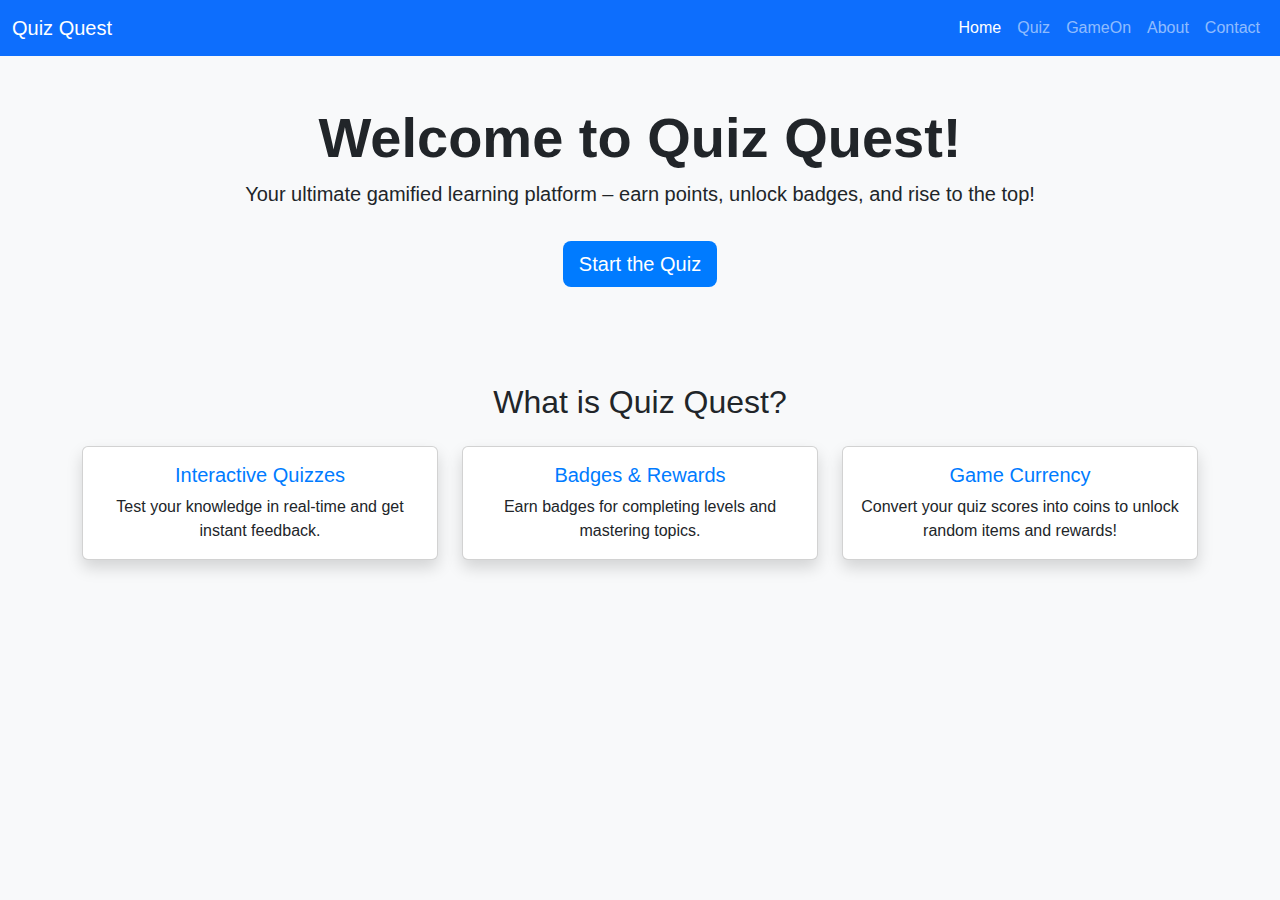
<file: index.html>
<!DOCTYPE html>
<html lang="en">
<head>
  <meta charset="UTF-8" />
  <meta name="viewport" content="width=device-width, initial-scale=1.0" />
  <title>Quiz Quest – Home</title>
  <link rel="stylesheet" href="https://cdn.jsdelivr.net/npm/bootstrap@5.3.0/dist/css/bootstrap.min.css" />
  <link rel="stylesheet" href="/css/style.css" />
</head>
<body>
  <nav class="navbar navbar-expand-lg navbar-dark bg-primary">
    <div class="container-fluid">
      <a class="navbar-brand" href="index.html">Quiz Quest</a>
      <button class="navbar-toggler" type="button" data-bs-toggle="collapse" data-bs-target="#navbarNav">
        <span class="navbar-toggler-icon"></span>
      </button>
      <div class="collapse navbar-collapse" id="navbarNav">
        <ul class="navbar-nav ms-auto">
          <li class="nav-item"><a class="nav-link active" href="index.html">Home</a></li>
          <li class="nav-item"><a class="nav-link" href="quiz.html">Quiz</a></li>
          <li class="nav-item"><a class="nav-link" href="gameon.html">GameOn</a></li>
          <li class="nav-item"><a class="nav-link" href="about.html">About</a></li>
          <li class="nav-item"><a class="nav-link" href="contact.html">Contact</a></li>
        </ul>
      </div>
    </div>
  </nav>

  <header class="bg-light text-center py-5">
    <div class="container">
      <h1 class="display-4 fw-bold">Welcome to Quiz Quest!</h1>
      <p class="lead">Your ultimate gamified learning platform – earn points, unlock badges, and rise to the top!</p>
      <a href="quiz.html" class="btn btn-primary btn-lg mt-3">Start the Quiz</a>
    </div>
  </header>

  <section class="container py-5">
    <h2 class="mb-4 text-center">What is Quiz Quest?</h2>
    <div class="row text-center">
      <div class="col-md-4 mb-4">
        <div class="card h-100 shadow">
          <div class="card-body">
            <h5 class="card-title">Interactive Quizzes</h5>
            <p class="card-text">Test your knowledge in real-time and get instant feedback.</p>
          </div>
        </div>
      </div>
      <div class="col-md-4 mb-4">
        <div class="card h-100 shadow">
          <div class="card-body">
            <h5 class="card-title">Badges & Rewards</h5>
            <p class="card-text">Earn badges for completing levels and mastering topics.</p>
          </div>
        </div>
      </div>
      <div class="col-md-4 mb-4">
        <div class="card h-100 shadow">
          <div class="card-body">
            <h5 class="card-title">Game Currency</h5>
            <p class="card-text">Convert your quiz scores into coins to unlock random items and rewards!</p>
          </div>
        </div>
      </div>
    </div>
  </section>

  <script src="https://code.jquery.com/jquery-3.6.0.min.js"></script>
  <script src="https://cdn.jsdelivr.net/npm/bootstrap@5.3.0/dist/js/bootstrap.bundle.min.js"></script>
</body>
</html>
</file>
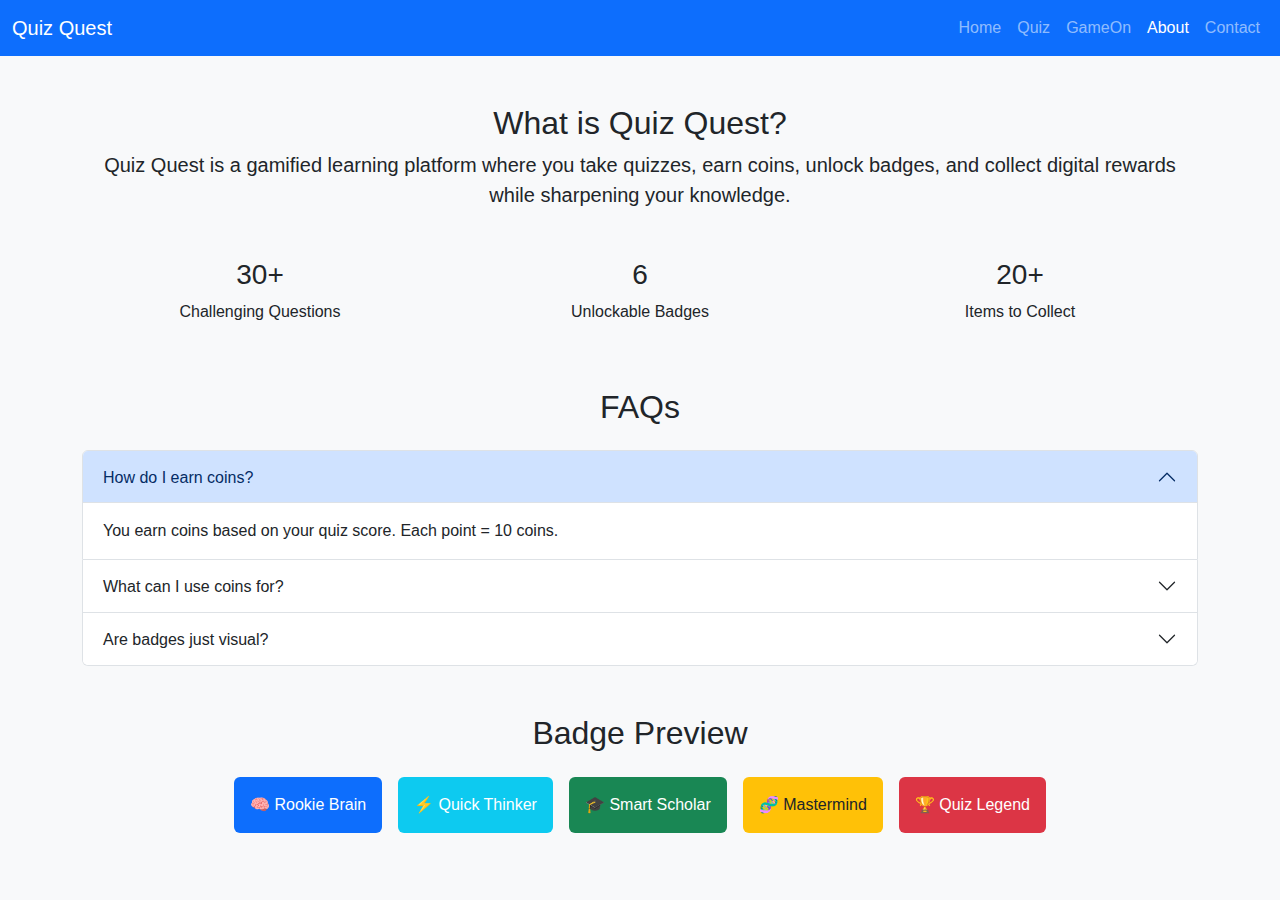
<file: about.html>
<!DOCTYPE html>
<html lang="en">
<head>
  <meta charset="UTF-8" />
  <meta name="viewport" content="width=device-width, initial-scale=1.0" />
  <title>Quiz Quest - About</title>
  <link rel="stylesheet" href="https://cdn.jsdelivr.net/npm/bootstrap@5.3.0/dist/css/bootstrap.min.css" />
  <link rel="stylesheet" href="css/style.css" />
</head>
<body>
  <nav class="navbar navbar-expand-lg navbar-dark bg-primary">
    <div class="container-fluid">
      <a class="navbar-brand" href="index.html">Quiz Quest</a>
      <button class="navbar-toggler" type="button" data-bs-toggle="collapse" data-bs-target="#navbarNav">
        <span class="navbar-toggler-icon"></span>
      </button>
      <div class="collapse navbar-collapse" id="navbarNav">
        <ul class="navbar-nav ms-auto">
          <li class="nav-item"><a class="nav-link" href="index.html">Home</a></li>
          <li class="nav-item"><a class="nav-link" href="quiz.html">Quiz</a></li>
          <li class="nav-item"><a class="nav-link" href="gameon.html">GameOn</a></li>
          <li class="nav-item"><a class="nav-link active" href="about.html">About</a></li>
          <li class="nav-item"><a class="nav-link" href="contact.html">Contact</a></li>
        </ul>
      </div>
    </div>
  </nav>

  <main class="container py-5">
    <section class="text-center mb-5">
      <h2>What is Quiz Quest?</h2>
      <p class="lead">Quiz Quest is a gamified learning platform where you take quizzes, earn coins, unlock badges, and collect digital rewards while sharpening your knowledge.</p>
    </section>

    <section class="row text-center mb-5">
      <div class="col-md-4">
        <h3><span class="counter" data-target="30">0</span>+</h3>
        <p>Challenging Questions</p>
      </div>
      <div class="col-md-4">
        <h3><span class="counter" data-target="6">0</span></h3>
        <p>Unlockable Badges</p>
      </div>
      <div class="col-md-4">
        <h3><span class="counter" data-target="20">0</span>+</h3>
        <p>Items to Collect</p>
      </div>
    </section>

    <section class="mb-5">
      <h2 class="text-center mb-4">FAQs</h2>
      <div class="accordion" id="faqAccordion">
        <div class="accordion-item">
          <h2 class="accordion-header" id="faq1">
            <button class="accordion-button" type="button" data-bs-toggle="collapse" data-bs-target="#collapse1">
              How do I earn coins?
            </button>
          </h2>
          <div id="collapse1" class="accordion-collapse collapse show" data-bs-parent="#faqAccordion">
            <div class="accordion-body">
              You earn coins based on your quiz score. Each point = 10 coins.
            </div>
          </div>
        </div>
        <div class="accordion-item">
          <h2 class="accordion-header" id="faq2">
            <button class="accordion-button collapsed" type="button" data-bs-toggle="collapse" data-bs-target="#collapse2">
              What can I use coins for?
            </button>
          </h2>
          <div id="collapse2" class="accordion-collapse collapse" data-bs-parent="#faqAccordion">
            <div class="accordion-body">
              Coins can be used in the GameOn section to unlock random digital items.
            </div>
          </div>
        </div>
        <div class="accordion-item">
          <h2 class="accordion-header" id="faq3">
            <button class="accordion-button collapsed" type="button" data-bs-toggle="collapse" data-bs-target="#collapse3">
              Are badges just visual?
            </button>
          </h2>
          <div id="collapse3" class="accordion-collapse collapse" data-bs-parent="#faqAccordion">
            <div class="accordion-body">
              Badges represent your progress and can help motivate continued learning!
            </div>
          </div>
        </div>
      </div>
    </section>

    <section class="text-center">
      <h2 class="mb-4">Badge Preview</h2>
      <div class="d-flex justify-content-center flex-wrap gap-3">
        <div class="badge-card bg-primary text-white p-3 rounded">🧠 Rookie Brain</div>
        <div class="badge-card bg-info text-white p-3 rounded">⚡ Quick Thinker</div>
        <div class="badge-card bg-success text-white p-3 rounded">🎓 Smart Scholar</div>
        <div class="badge-card bg-warning text-dark p-3 rounded">🧬 Mastermind</div>
        <div class="badge-card bg-danger text-white p-3 rounded">🏆 Quiz Legend</div>
      </div>
    </section>

  </main>

<script src="https://cdn.jsdelivr.net/npm/bootstrap@5.3.0/dist/js/bootstrap.bundle.min.js"></script>  <script src="https://code.jquery.com/jquery-3.6.0.min.js"></script>
  <script src="js/script.js"></script>
</body>
</html>
</file>
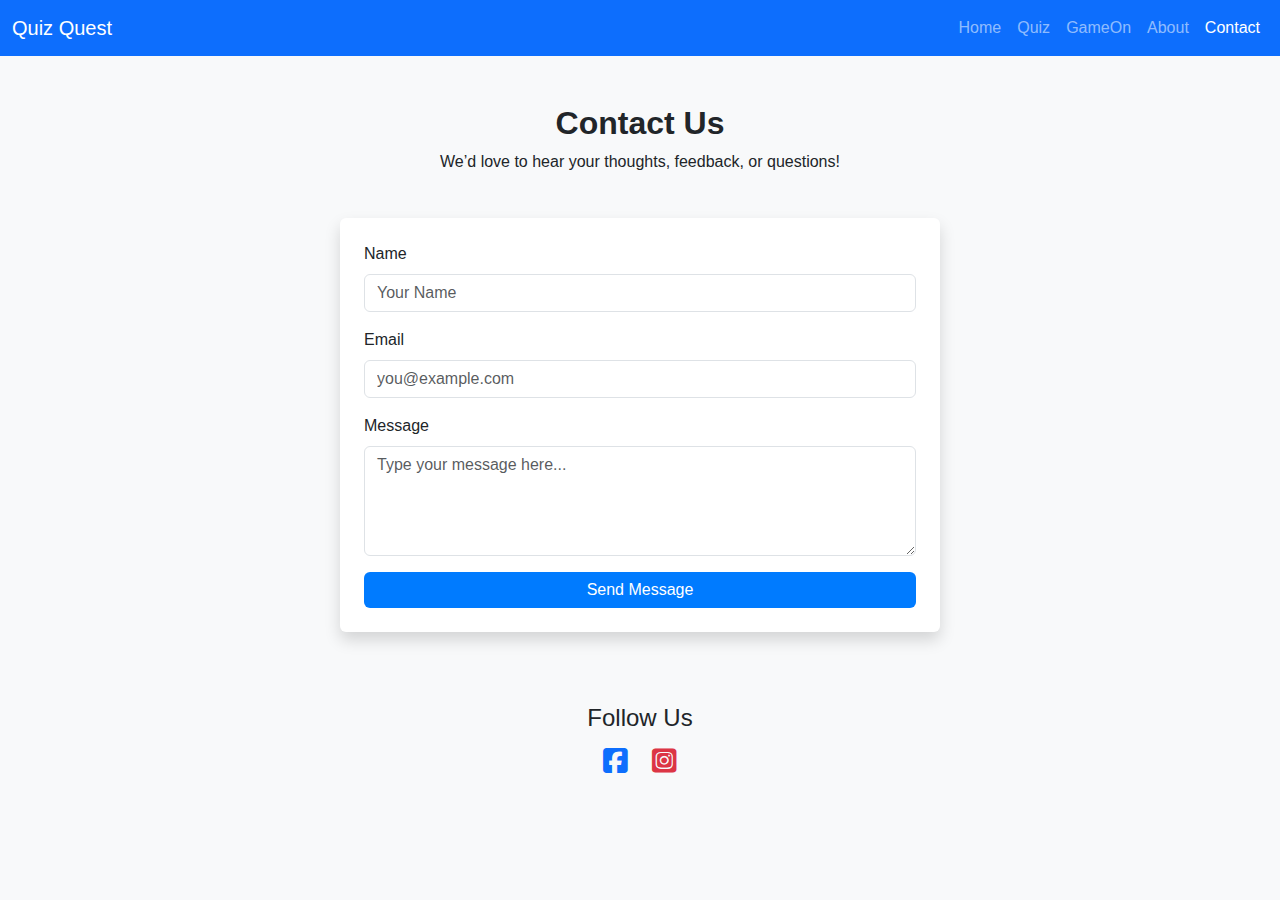
<file: contact.html>
<!DOCTYPE html>
<html lang="en">
<head>
  <meta charset="UTF-8" />
  <meta name="viewport" content="width=device-width, initial-scale=1.0"/>
  <title>Quiz Quest - Contact</title>
  <link rel="stylesheet" href="https://cdnjs.cloudflare.com/ajax/libs/font-awesome/6.5.0/css/all.min.css">
  <link rel="stylesheet" href="https://cdn.jsdelivr.net/npm/bootstrap@5.3.0/dist/css/bootstrap.min.css"/>
  <link rel="stylesheet" href="css/style.css" />
</head>
<body>
  <nav class="navbar navbar-expand-lg navbar-dark bg-primary">
    <div class="container-fluid">
      <a class="navbar-brand" href="index.html">Quiz Quest</a>
      <button class="navbar-toggler" type="button" data-bs-toggle="collapse" data-bs-target="#navbarNav">
        <span class="navbar-toggler-icon"></span>
      </button>
      <div class="collapse navbar-collapse" id="navbarNav">
        <ul class="navbar-nav ms-auto">
          <li class="nav-item"><a class="nav-link" href="index.html">Home</a></li>
          <li class="nav-item"><a class="nav-link" href="quiz.html">Quiz</a></li>
          <li class="nav-item"><a class="nav-link" href="gameon.html">GameOn</a></li>
          <li class="nav-item"><a class="nav-link" href="about.html">About</a></li>
          <li class="nav-item"><a class="nav-link active" href="contact.html">Contact</a></li>
        </ul>
      </div>
    </div>
  </nav>

    <header class="bg-light text-center pt-5 pb-1">
        <div class="container">
        <h2 class="fw-bold">Contact Us</h2>
        <p>We’d love to hear your thoughts, feedback, or questions!</p>
        </div>
    </header>

  <section class="container py-4">
    <form id="contactForm" class="p-4 shadow rounded bg-white">
      <div class="mb-3">
        <label for="name" class="form-label">Name</label>
        <input type="text" class="form-control" id="name" placeholder="Your Name" required />
      </div>
      <div class="mb-3">
        <label for="email" class="form-label">Email</label>
        <input type="email" class="form-control" id="email" placeholder="you@example.com" required />
      </div>
      <div class="mb-3">
        <label for="message" class="form-label">Message</label>
        <textarea class="form-control" id="message" rows="4" placeholder="Type your message here..." required></textarea>
      </div>
      <button type="submit" class="btn btn-primary w-100">Send Message</button>
    </form>
  </section>


    <section class="container text-center py-5">
    <h4>Follow Us</h4>
    <div class="d-flex justify-content-center gap-4 fs-3">
        <a href="https://facebook.com" target="_blank" class="text-primary">
        <i class="fab fa-facebook-square"></i>
        </a>
        <a href="https://instagram.com" target="_blank" class="text-danger">
        <i class="fab fa-instagram-square"></i>
        </a>
    </div>
    </section>



    <script src="https://code.jquery.com/jquery-3.6.0.min.js"></script>
  <script src="https://cdn.jsdelivr.net/npm/bootstrap@5.3.0/dist/js/bootstrap.bundle.min.js"></script>
  <script src="js/script.js"></script>
</body>
</html>
</file>
<file: css/style.css>
body {
  font-family: 'Segoe UI', sans-serif;
}

.card-title {
  color: #007bff;
}

.btn-primary {
  background-color: #007bff;
  border: none;
}

.quiz-box {
  max-width: 700px;
  margin: auto;
}

body {
  background-color: #f8f9fa;
}

/* Contacts */
form {
  max-width: 600px;
  margin: auto;
  transition: box-shadow 0.3s ease;
}

form:hover {
  box-shadow: 0 0 15px rgba(0, 123, 255, 0.2);
}

form input,
form textarea {
  border-radius: 8px;
  transition: border-color 0.3s;
}

form input:focus,
form textarea:focus {
  border-color: #0d6efd;
  box-shadow: 0 0 5px rgba(13, 110, 253, 0.3);
}

form button {
  border-radius: 8px;
  font-weight: 500;
  transition: background-color 0.3s;
}

form button:hover {
  background-color: #004ba0;
}


/* GameON */
#scoreDisplay,
#currencyDisplay {
  font-size: 1.25rem;
  margin-bottom: 10px;
}

#itemResult {
  display: flex;
  flex-wrap: wrap;
  gap: 10px;
  margin-top: 10px;
}

.item-card {
  border: 2px dashed #007bff;
  padding: 10px 15px;
  display: flex;
  align-items: center;
  flex-direction: column;
  justify-content: center;
  font-size: 1.1rem;
  border-radius: 10px;
  background-color: #f0f8ff;
  min-width: 140px;
}

.item-icon {
  font-size: 2rem;
  margin-bottom: 5px;
}

.item-name {
  font-weight: bold;
}

#badges {
  display: flex;
  flex-wrap: wrap;
  gap: 15px;
  margin-top: 15px;
}

.badge-card {
  padding: 15px;
  border-radius: 10px;
  color: #fff;
  text-align: center;
  min-width: 120px;
  display: flex;
  flex-direction: column;
  align-items: center;
}

.badge-icon {
  font-size: 2rem;
  margin-bottom: 5px;
}

.badge-label {
  font-size: 1rem;
  font-weight: bold;
}
</file>
